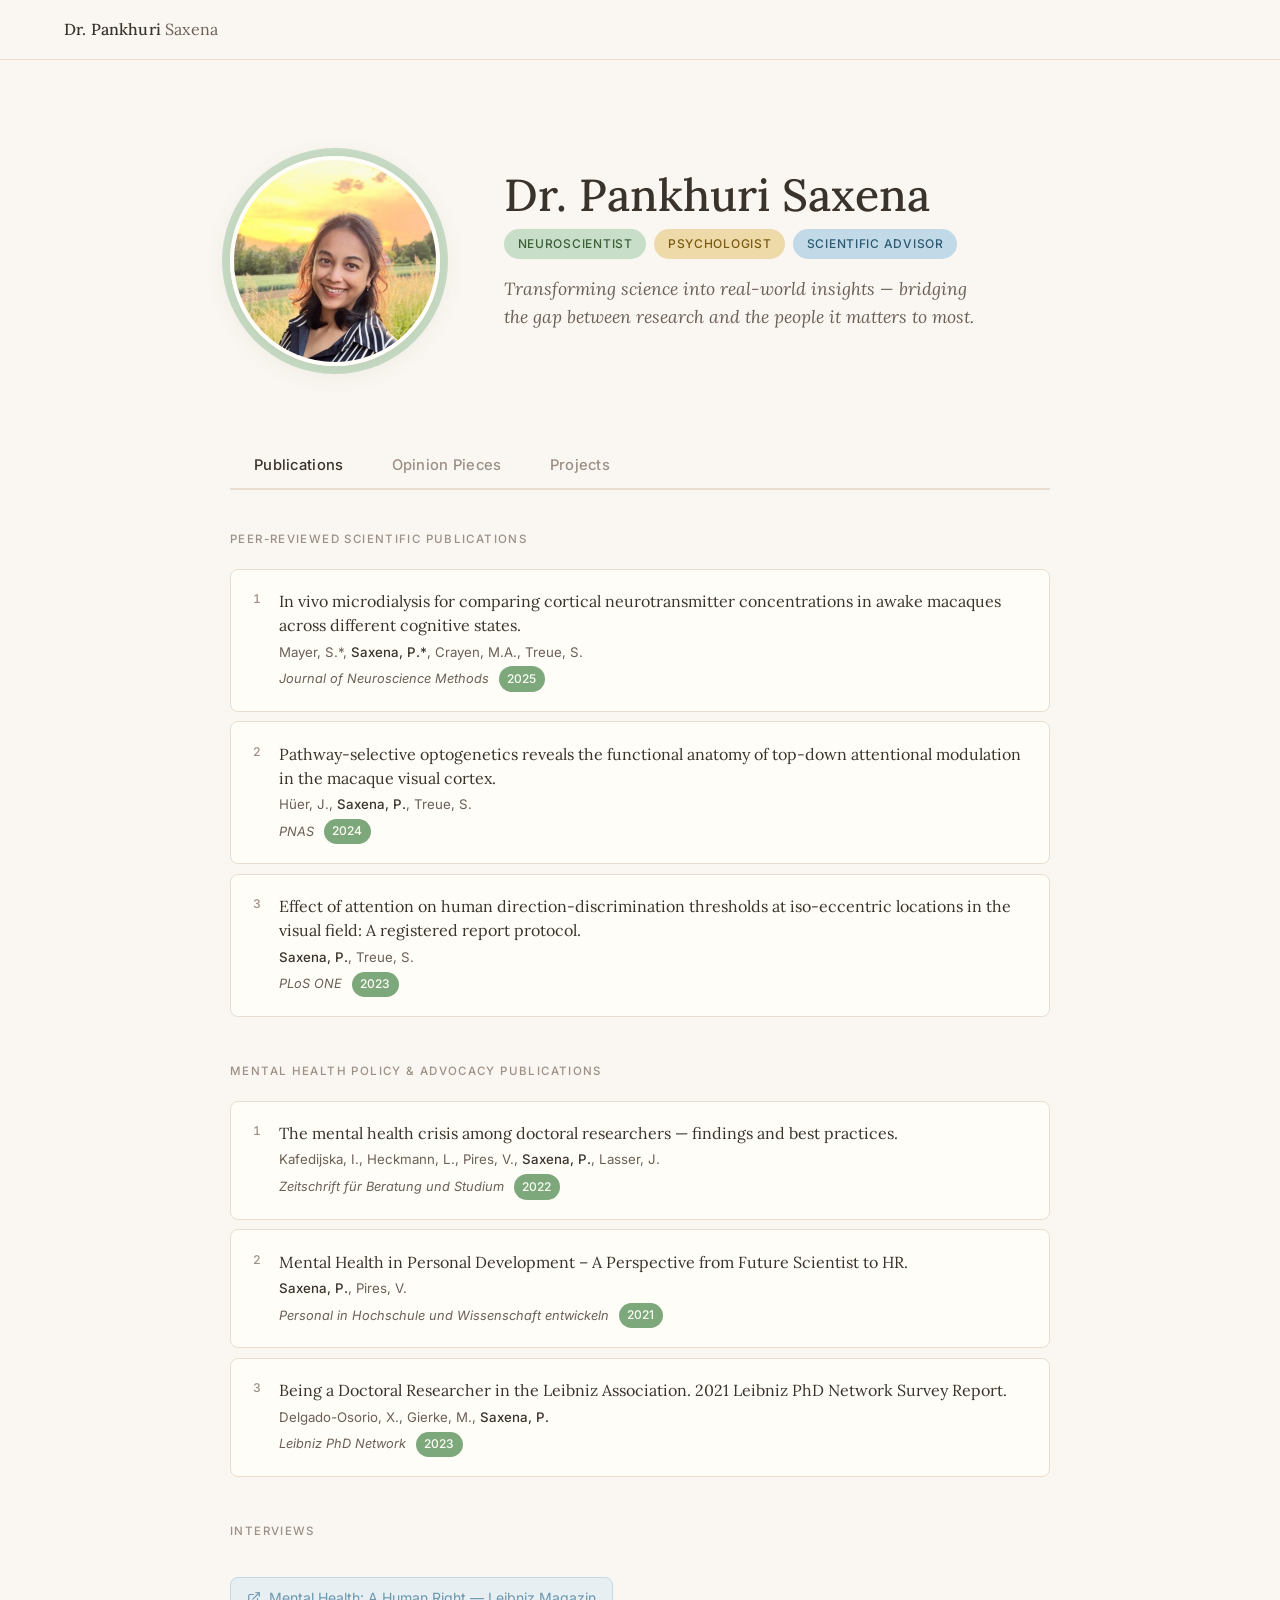
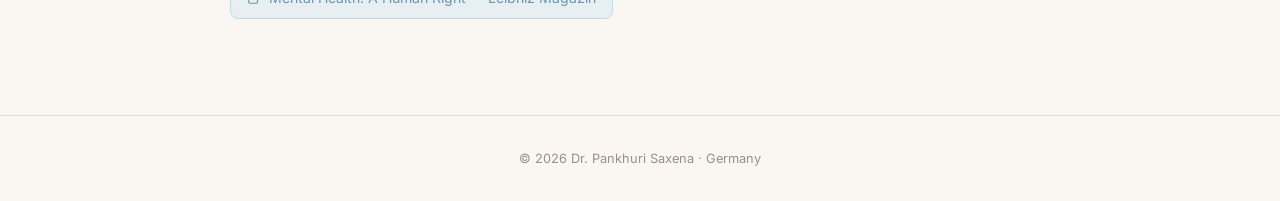
<file: index.html>
<!DOCTYPE html>
<html lang="en">
<head>
  <meta charset="UTF-8" />
  <meta name="viewport" content="width=device-width, initial-scale=1.0" />
  <title>Dr. Pankhuri Saxena</title>
  <link rel="preconnect" href="https://fonts.googleapis.com" />
  <link rel="preconnect" href="https://fonts.gstatic.com" crossorigin />
  <link href="https://fonts.googleapis.com/css2?family=Lora:ital,wght@0,400;0,500;0,600;1,400;1,500&family=Inter:wght@300;400;500&display=swap" rel="stylesheet" />
  <link rel="stylesheet" href="css/style.css" />
  <!-- Opinion pieces data — add new articles in opinion-pieces/data.js -->
  <script src="opinion-pieces/data.js"></script>
</head>
<body>

<!-- ── Navigation ─────────────────────────────────────────────────────────── -->
<nav>
  <span class="nav-brand">Dr. Pankhuri <span>Saxena</span></span>
</nav>

<!-- ── Hero ───────────────────────────────────────────────────────────────── -->
<section class="hero">
  <div>
    <img class="hero-photo" src="psaxena.jpeg" alt="Dr. Pankhuri Saxena" />
  </div>
  <div class="hero-text">
    <h1 class="hero-name">Dr. Pankhuri Saxena</h1>
    <div class="hero-pills">
      <span class="pill pill-green">Neuroscientist</span>
      <span class="pill pill-yellow">Psychologist</span>
      <span class="pill pill-blue">Scientific Advisor</span>
    </div>
    <p class="hero-tagline">Transforming science into real-world insights — bridging the gap between research and the people it matters to most.</p>
  </div>
</section>

<!-- ── Tabs ────────────────────────────────────────────────────────────────── -->
<section class="tabs-section">
  <div class="tab-bar" role="tablist">
    <button class="tab-btn active" role="tab" aria-selected="true"  data-tab="publications">Publications</button>
    <button class="tab-btn"        role="tab" aria-selected="false" data-tab="opinion">Opinion Pieces</button>
    <button class="tab-btn"        role="tab" aria-selected="false" data-tab="projects">Projects</button>
  </div>

  <!-- ══════════════════════════════════════════════════════════════════════
       PUBLICATIONS
       To add a new publication: copy a <div class="pub-card"> block below
       and paste it at the top of the relevant .pub-list.
  ════════════════════════════════════════════════════════════════════════ -->
  <div class="tab-panel active" id="tab-publications" role="tabpanel">

    <div class="pub-group">
      <p class="section-label">Peer-Reviewed Scientific Publications</p>
      <div class="pub-list">

        <div class="pub-card">
          <span class="pub-number">1</span>
          <div class="pub-content">
            <p class="pub-title">In vivo microdialysis for comparing cortical neurotransmitter concentrations in awake macaques across different cognitive states.</p>
            <p class="pub-authors">Mayer, S.*, <strong>Saxena, P.*</strong>, Crayen, M.A., Treue, S.</p>
            <div class="pub-meta">
              <span class="pub-journal">Journal of Neuroscience Methods</span>
              <span class="pub-year">2025</span>
            </div>
          </div>
        </div>

        <div class="pub-card">
          <span class="pub-number">2</span>
          <div class="pub-content">
            <p class="pub-title">Pathway-selective optogenetics reveals the functional anatomy of top-down attentional modulation in the macaque visual cortex.</p>
            <p class="pub-authors">Hüer, J., <strong>Saxena, P.</strong>, Treue, S.</p>
            <div class="pub-meta">
              <span class="pub-journal">PNAS</span>
              <span class="pub-year">2024</span>
            </div>
          </div>
        </div>

        <div class="pub-card">
          <span class="pub-number">3</span>
          <div class="pub-content">
            <p class="pub-title">Effect of attention on human direction-discrimination thresholds at iso-eccentric locations in the visual field: A registered report protocol.</p>
            <p class="pub-authors"><strong>Saxena, P.</strong>, Treue, S.</p>
            <div class="pub-meta">
              <span class="pub-journal">PLoS ONE</span>
              <span class="pub-year">2023</span>
            </div>
          </div>
        </div>

      </div>
    </div>

    <div class="pub-group">
      <p class="section-label">Mental Health Policy &amp; Advocacy Publications</p>
      <div class="pub-list">

        <div class="pub-card">
          <span class="pub-number">1</span>
          <div class="pub-content">
            <p class="pub-title">The mental health crisis among doctoral researchers — findings and best practices.</p>
            <p class="pub-authors">Kafedijska, I., Heckmann, L., Pires, V., <strong>Saxena, P.</strong>, Lasser, J.</p>
            <div class="pub-meta">
              <span class="pub-journal">Zeitschrift für Beratung und Studium</span>
              <span class="pub-year">2022</span>
            </div>
          </div>
        </div>

        <div class="pub-card">
          <span class="pub-number">2</span>
          <div class="pub-content">
            <p class="pub-title">Mental Health in Personal Development – A Perspective from Future Scientist to HR.</p>
            <p class="pub-authors"><strong>Saxena, P.</strong>, Pires, V.</p>
            <div class="pub-meta">
              <span class="pub-journal">Personal in Hochschule und Wissenschaft entwickeln</span>
              <span class="pub-year">2021</span>
            </div>
          </div>
        </div>

        <div class="pub-card">
          <span class="pub-number">3</span>
          <div class="pub-content">
            <p class="pub-title">Being a Doctoral Researcher in the Leibniz Association. 2021 Leibniz PhD Network Survey Report.</p>
            <p class="pub-authors">Delgado-Osorio, X., Gierke, M., <strong>Saxena, P.</strong></p>
            <div class="pub-meta">
              <span class="pub-journal">Leibniz PhD Network</span>
              <span class="pub-year">2023</span>
            </div>
          </div>
        </div>

      </div>
    </div>

    <div class="pub-group">
      <p class="section-label">Interviews</p>
      <a class="interview-link" href="https://www.leibniz-magazin.de/alle-artikel/magazindetail/newsdetails/mental-health-a-human-right" target="_blank" rel="noopener">
        <svg viewBox="0 0 24 24"><path d="M18 13v6a2 2 0 0 1-2 2H5a2 2 0 0 1-2-2V8a2 2 0 0 1 2-2h6"/><polyline points="15 3 21 3 21 9"/><line x1="10" y1="14" x2="21" y2="3"/></svg>
        Mental Health: A Human Right — Leibniz Magazin
      </a>
    </div>

  </div>

  <!-- ══════════════════════════════════════════════════════════════════════
       OPINION PIECES
       Articles are loaded from opinion-pieces/data.js — edit that file
       to add, edit, or remove pieces. No changes needed here.
  ════════════════════════════════════════════════════════════════════════ -->
  <div class="tab-panel" id="tab-opinion" role="tabpanel">
    <div class="opinion-list" id="opinion-list">
      <!-- populated by js/main.js from opinion-pieces/data.js -->
    </div>
  </div>

  <!-- ══════════════════════════════════════════════════════════════════════
       PROJECTS
       Each project is a .project-card block. The mealplanner is embedded
       via iframe pointing to projects/mealplanner.html.
       Set the Cloudflare Worker URL inside that file when ready.
  ════════════════════════════════════════════════════════════════════════ -->
  <div class="tab-panel" id="tab-projects" role="tabpanel">

    <div class="project-card">
      <div class="project-info">
        <div>
          <span class="pill pill-blue" style="font-size:.7rem;margin-bottom:.5rem;display:inline-block">Tool · Medical Affairs</span>
          <h3 class="project-name">🧠 MedAffairs Monitor</h3>
          <p class="project-desc">A weekly AI-powered literature briefing for medical affairs professionals in neurology and psychiatry. Scans regulatory decisions, HTA outcomes, peer-reviewed journals, and industry news — synthesised into a two-page report with strategic implications.</p>
        </div>
      </div>
      <div class="project-frame-wrap">
        <iframe
          src="projects/medaffairs-monitor.html"
          title="MedAffairs Monitor"
          sandbox="allow-scripts allow-same-origin allow-forms"
          loading="lazy"
        ></iframe>
      </div>
    </div>

     <div class="project-card">
      <div class="project-info">
        <div>
          <span class="pill pill-green" style="font-size:.7rem;margin-bottom:.5rem;display:inline-block">App · Nutrition</span>
          <h3 class="project-name">🌿 What shall we cook today?</h3>
          <p class="project-desc">A daily meal planning companion that suggests healthy, high-fibre, plant-protein-rich meals based on the season, current weather, and personal recipes. Includes a custom recipe builder and kitchen conversion tools.</p>
        </div>
      </div>
      <div class="project-frame-wrap">
        <iframe
          src="projects/mealplanner.html"
          title="Meal Planner App"
          sandbox="allow-scripts allow-same-origin allow-forms"
          loading="lazy"
        ></iframe>
      </div>
    </div>

  </div>

   

    

</section>

<!-- ── Footer ─────────────────────────────────────────────────────────────── -->
<footer>
  &copy; 2026 Dr. Pankhuri Saxena &middot; Germany
</footer>

<script src="js/main.js"></script>
</body>
</html>
</file>
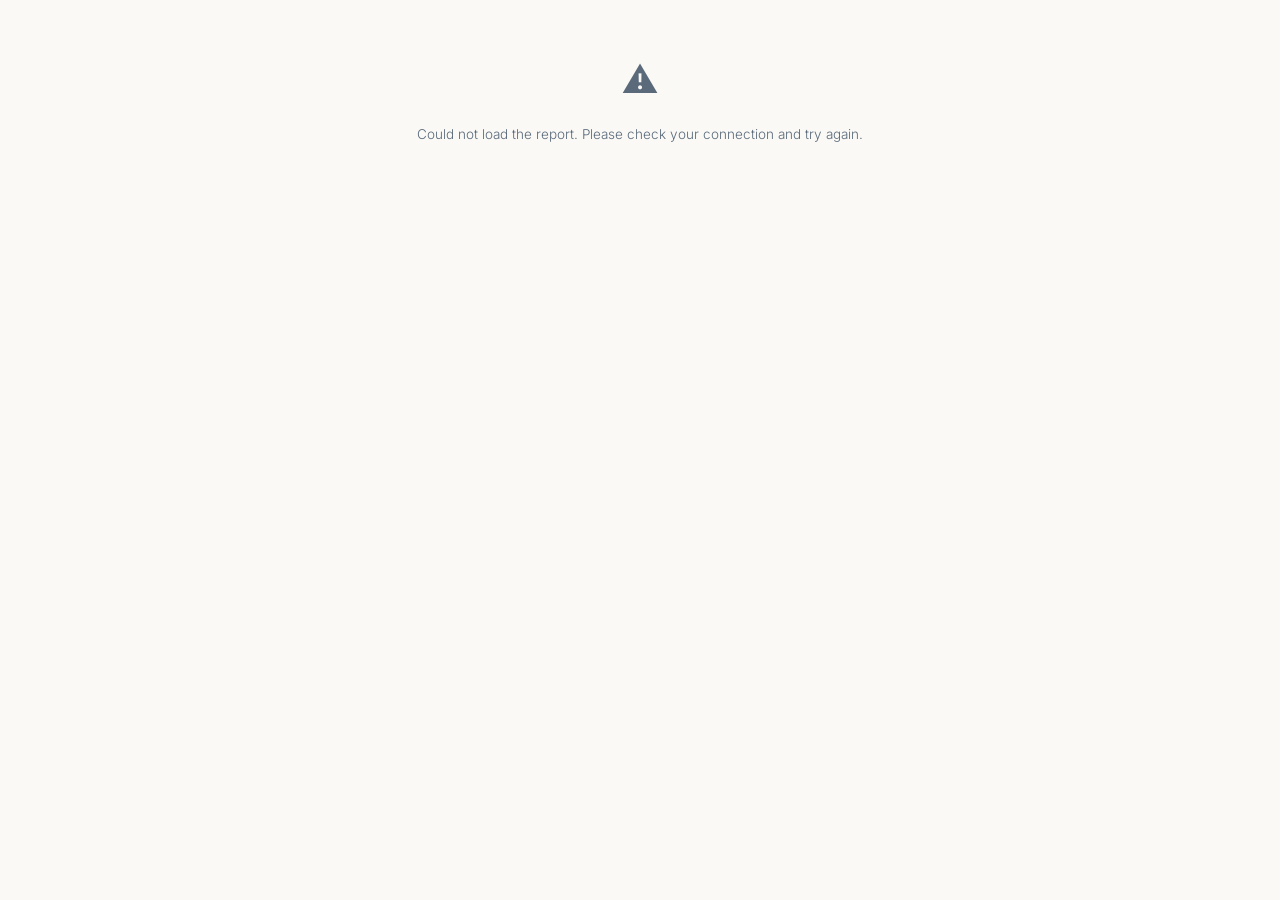
<file: projects/medaffairs-monitor.html>
<!DOCTYPE html>
<html lang="en">
<head>
  <meta charset="UTF-8" />
  <meta name="viewport" content="width=device-width, initial-scale=1.0" />
  <title>MedAffairs Monitor — Neurology & Psychiatry Intelligence</title>
  <link rel="preconnect" href="https://fonts.googleapis.com" />
  <link href="https://fonts.googleapis.com/css2?family=Lora:ital,wght@0,400;0,500;0,600;1,400;1,500&family=Inter:wght@300;400;500&family=JetBrains+Mono:wght@400;500&display=swap" rel="stylesheet" />
  <style>
    /* ── Reset & base ── */
    *, *::before, *::after { box-sizing: border-box; margin: 0; padding: 0; }
    :root {
      --navy:   #0d3b66;
      --teal:   #1a6b8a;
      --gold:   #c8962a;
      --light:  #f4f7fb;
      --text:   #1e2a3a;
      --muted:  #5a6a7a;
      --border: #d0dce8;
      --cream:  #faf9f6;
    }
    html { scroll-behavior: smooth; }
    body {
      font-family: 'Inter', system-ui, sans-serif;
      font-size: 14px;
      font-weight: 300;
      line-height: 1.7;
      color: var(--text);
      background: var(--cream);
      padding: 0;
    }

    /* ── Layout wrapper ── */
    .wrap { max-width: 760px; margin: 0 auto; padding: 0 24px 64px; }

    /* ── Masthead ── */
    .masthead {
      border-bottom: 3px solid var(--navy);
      padding: 36px 0 18px;
      margin-bottom: 28px;
      display: flex;
      justify-content: space-between;
      align-items: flex-end;
      gap: 16px;
      flex-wrap: wrap;
    }
    .masthead-eyebrow {
      font-family: 'JetBrains Mono', monospace;
      font-size: 10px;
      letter-spacing: 0.14em;
      text-transform: uppercase;
      color: var(--teal);
      margin-bottom: 5px;
    }
    .masthead-title {
      font-family: 'Lora', Georgia, serif;
      font-size: 26px;
      font-weight: 600;
      color: var(--navy);
      line-height: 1.2;
    }
    .masthead-right {
      text-align: right;
      font-size: 11.5px;
      color: var(--muted);
      line-height: 1.65;
    }
    .issue-badge {
      display: inline-block;
      background: var(--navy);
      color: #fff;
      font-family: 'JetBrains Mono', monospace;
      font-size: 9px;
      letter-spacing: 0.09em;
      padding: 3px 9px;
      border-radius: 3px;
      margin-bottom: 6px;
    }

    /* ── Stats bar ── */
    .stats-bar {
      background: var(--light);
      border-radius: 8px;
      padding: 14px 20px;
      display: flex;
      gap: 28px;
      margin-bottom: 36px;
      flex-wrap: wrap;
    }
    .stat-n {
      font-family: 'Lora', serif;
      font-size: 24px;
      font-weight: 600;
      color: var(--navy);
      line-height: 1;
    }
    .stat-l {
      font-family: 'JetBrains Mono', monospace;
      font-size: 9.5px;
      letter-spacing: 0.08em;
      text-transform: uppercase;
      color: var(--muted);
      margin-top: 2px;
    }

    /* ── Section headers ── */
    h2 {
      font-family: 'Lora', Georgia, serif;
      font-size: 18px;
      font-weight: 600;
      color: var(--navy);
      margin: 36px 0 14px;
      padding-bottom: 7px;
      border-bottom: 1px solid var(--border);
      display: flex;
      align-items: center;
      gap: 8px;
    }

    /* ── Synthesis box ── */
    .synthesis-box {
      background: var(--light);
      border-left: 4px solid var(--teal);
      border-radius: 0 7px 7px 0;
      padding: 16px 20px;
      font-size: 14px;
      line-height: 1.78;
      margin-bottom: 10px;
    }

    /* ── So what box ── */
    .so-what-box {
      background: #fff8ec;
      border-left: 4px solid var(--gold);
      border-radius: 0 7px 7px 0;
      padding: 16px 20px;
      margin-bottom: 36px;
    }
    .so-what-label {
      font-family: 'JetBrains Mono', monospace;
      font-size: 10px;
      letter-spacing: 0.1em;
      text-transform: uppercase;
      color: var(--gold);
      margin-bottom: 7px;
      font-weight: 500;
    }
    .so-what-box p { font-size: 14px; line-height: 1.78; }

    /* ── Article cards ── */
    .category-group { margin-bottom: 28px; }
    .category-label {
      font-family: 'JetBrains Mono', monospace;
      font-size: 10px;
      letter-spacing: 0.1em;
      text-transform: uppercase;
      color: var(--muted);
      padding-bottom: 5px;
      margin-bottom: 12px;
      border-bottom: 1px dashed var(--border);
    }

    .article-card {
      border: 1px solid var(--border);
      border-radius: 7px;
      padding: 15px 17px;
      margin-bottom: 12px;
      background: #fff;
      transition: box-shadow 0.2s;
    }
    .article-card:hover { box-shadow: 0 2px 10px rgba(13,59,102,0.07); }

    .article-meta {
      display: flex;
      align-items: center;
      gap: 8px;
      margin-bottom: 7px;
      flex-wrap: wrap;
    }
    .cat-badge {
      font-family: 'JetBrains Mono', monospace;
      font-size: 9px;
      letter-spacing: 0.07em;
      text-transform: uppercase;
      padding: 2px 7px;
      border-radius: 2px;
      background: var(--navy);
      color: #fff;
    }
    .cat-badge.news        { background: #2d7a4f; }
    .cat-badge.hta         { background: #2d4f7a; }
    .cat-badge.regulatory  { background: #7a2d5a; }
    .cat-badge.pharma      { background: #7a5a2d; }

    .art-source {
      font-size: 11.5px;
      color: var(--muted);
      font-style: italic;
    }
    .art-date {
      font-family: 'JetBrains Mono', monospace;
      font-size: 10px;
      color: var(--muted);
      margin-left: auto;
    }
    .art-headline {
      font-family: 'Lora', Georgia, serif;
      font-size: 14.5px;
      font-weight: 500;
      color: var(--navy);
      margin-bottom: 5px;
      line-height: 1.45;
    }
    .art-headline a { color: inherit; text-decoration: none; }
    .art-headline a:hover { text-decoration: underline; color: var(--teal); }
    .art-summary  { font-size: 13px; color: var(--text); line-height: 1.65; margin-bottom: 7px; }
    .art-relevance { font-size: 12px; color: var(--teal); font-style: italic; margin-bottom: 8px; }
    .art-tags { display: flex; gap: 5px; flex-wrap: wrap; }
    .tag {
      font-family: 'JetBrains Mono', monospace;
      font-size: 9.5px;
      background: var(--light);
      color: var(--teal);
      padding: 2px 7px;
      border-radius: 10px;
    }

    /* ── Q&A section ── */
    .qa-section {
      background: var(--navy);
      border-radius: 10px;
      padding: 24px;
      margin-top: 40px;
      color: #fff;
    }
    .qa-eyebrow {
      font-family: 'JetBrains Mono', monospace;
      font-size: 10px;
      letter-spacing: 0.13em;
      text-transform: uppercase;
      color: rgba(255,255,255,0.4);
      margin-bottom: 6px;
    }
    .qa-title {
      font-family: 'Lora', serif;
      font-size: 18px;
      font-weight: 600;
      color: #fff;
      margin-bottom: 6px;
    }
    .qa-desc {
      font-size: 13px;
      color: rgba(255,255,255,0.55);
      margin-bottom: 18px;
      line-height: 1.65;
    }
    .qa-row { display: flex; gap: 10px; margin-bottom: 10px; flex-wrap: wrap; }
    .qa-input {
      background: rgba(255,255,255,0.09);
      border: 1px solid rgba(255,255,255,0.18);
      border-radius: 5px;
      color: #fff;
      font-family: 'Inter', sans-serif;
      font-size: 13.5px;
      padding: 10px 14px;
      outline: none;
      transition: border-color 0.2s;
    }
    .qa-input::placeholder { color: rgba(255,255,255,0.3); }
    .qa-input:focus { border-color: rgba(255,255,255,0.5); }
    .qa-email  { width: 210px; }
    .qa-question { flex: 1; min-width: 180px; }
    .qa-btn {
      background: var(--teal);
      color: #fff;
      border: none;
      padding: 10px 20px;
      border-radius: 5px;
      font-size: 13.5px;
      font-weight: 500;
      font-family: 'Inter', sans-serif;
      cursor: pointer;
      transition: background 0.2s;
      white-space: nowrap;
    }
    .qa-btn:hover    { background: #0e8a9f; }
    .qa-btn:disabled { opacity: 0.5; cursor: not-allowed; }
    #qa-answer {
      margin-top: 14px;
      padding: 14px 16px;
      background: rgba(255,255,255,0.07);
      border-left: 3px solid var(--teal);
      border-radius: 0 5px 5px 0;
      font-size: 13.5px;
      line-height: 1.7;
      color: rgba(255,255,255,0.85);
      display: none;
    }
    .qa-note {
      font-family: 'JetBrains Mono', monospace;
      font-size: 10px;
      color: rgba(255,255,255,0.3);
      margin-top: 12px;
    }

    /* ── Loading / error states ── */
    .loading-state {
      text-align: center;
      padding: 60px 0;
      color: var(--muted);
    }
    .spinner {
      width: 28px; height: 28px;
      border: 3px solid var(--border);
      border-top-color: var(--teal);
      border-radius: 50%;
      animation: spin 0.8s linear infinite;
      margin: 0 auto 14px;
    }
    @keyframes spin { to { transform: rotate(360deg); } }
    .loading-state p { font-style: italic; font-size: 13px; }

    .error-state {
      text-align: center;
      padding: 50px 0;
      color: var(--muted);
    }
    .error-state .icon { font-size: 36px; margin-bottom: 12px; }
    .error-state p { font-size: 13.5px; line-height: 1.7; }

    /* ── Footer ── */
    .report-footer {
      margin-top: 48px;
      padding-top: 16px;
      border-top: 1px solid var(--border);
      font-size: 11.5px;
      color: var(--muted);
      display: flex;
      justify-content: space-between;
      flex-wrap: wrap;
      gap: 8px;
    }

    /* ── Back link (when used standalone) ── */
    .back-link {
      display: inline-flex;
      align-items: center;
      gap: 6px;
      font-size: 12.5px;
      color: var(--teal);
      text-decoration: none;
      padding: 20px 0 0;
      font-family: 'Inter', sans-serif;
    }
    .back-link:hover { text-decoration: underline; }
  </style>
</head>
<body>
<div class="wrap">

  

  <!-- Report is rendered here by JS -->
  <div id="report-container">
    <div class="loading-state">
      <div class="spinner"></div>
      <p>Loading this week's report…</p>
    </div>
  </div>

</div>

<script>
// =====================================================================
// ⚙️  CONFIGURATION — paste your Cloudflare Worker URL here
// =====================================================================
const WORKER_URL = "https://medaffairs-monitor.pankhuris.workers.dev";
// =====================================================================

// Category → CSS class mapping
function catClass(cat) {
  if (["Regulatory"].includes(cat))   return "regulatory";
  if (["HTA"].includes(cat))          return "hta";
  if (["Medical News", "Neurology", "Psychiatry"].includes(cat)) return "news";
  if (["Pharma Industry"].includes(cat)) return "pharma";
  return "";
}

// Group articles by category preserving priority order
const CAT_ORDER = ["Regulatory", "HTA", "Peer-Reviewed", "Scientific Literature",
                   "Neurology", "Psychiatry", "Medical News", "Pharma Industry"];

function groupByCategory(articles) {
  const groups = {};
  for (const art of articles) {
    const cat = art.category || "Other";
    if (!groups[cat]) groups[cat] = [];
    groups[cat].push(art);
  }
  return Object.entries(groups).sort(([a], [b]) => {
    const ia = CAT_ORDER.indexOf(a);
    const ib = CAT_ORDER.indexOf(b);
    return (ia === -1 ? 99 : ia) - (ib === -1 ? 99 : ib);
  });
}

function renderArticleCard(art) {
  const tags = (art.tags || []).map(t => `<span class="tag">${t}</span>`).join("");
  return `
    <div class="article-card">
      <div class="article-meta">
        <span class="cat-badge ${catClass(art.category)}">${art.category}</span>
        <span class="art-source">${art.journal || ""}</span>
        ${art.pub_date ? `<span class="art-date">${art.pub_date}</span>` : ""}
      </div>
      <div class="art-headline">
        <a href="${art.url}" target="_blank" rel="noopener">${art.headline || art.title || ""}</a>
      </div>
      ${art.summary   ? `<div class="art-summary">${art.summary}</div>` : ""}
      ${art.relevance ? `<div class="art-relevance">🔍 ${art.relevance}</div>` : ""}
      ${tags          ? `<div class="art-tags">${tags}</div>` : ""}
    </div>`;
}

function renderReport(report) {
  const groups = groupByCategory(report.articles || []);

  const articlesHtml = groups.map(([cat, arts]) => `
    <div class="category-group">
      <div class="category-label">${cat}</div>
      ${arts.map(renderArticleCard).join("")}
    </div>`).join("");

  const genDate = report.generatedAt
    ? new Date(report.generatedAt).toLocaleDateString("en-GB", { day: "numeric", month: "long", year: "numeric" })
    : "";

  return `
    <!-- MASTHEAD -->
    <div class="masthead">
      <div>
        <div class="masthead-eyebrow">Medical Affairs Intelligence</div>
        <div class="masthead-title">MedAffairs Monitor</div>
      </div>
      <div class="masthead-right">
        <div class="issue-badge">ISSUE ${report.issueNumber || "—"}</div><br>
        Week of ${report.weekLabel || ""}<br>
        Neurology · Psychiatry · CNS
      </div>
    </div>

    <!-- STATS -->
    <div class="stats-bar">
      <div><div class="stat-n">${report.stats?.total || 0}</div><div class="stat-l">Articles reviewed</div></div>
      <div><div class="stat-n">${report.stats?.peerReviewed || 0}</div><div class="stat-l">Peer-reviewed</div></div>
      <div><div class="stat-n">${report.stats?.regulatory || 0}</div><div class="stat-l">Regulatory / HTA</div></div>
      <div><div class="stat-n">${report.stats?.news || 0}</div><div class="stat-l">Industry news</div></div>
    </div>

    <!-- SYNTHESIS -->
    <h2>📊 Weekly Synthesis</h2>
    <div class="synthesis-box">${report.synthesis || ""}</div>

    <!-- SO WHAT -->
    <div class="so-what-box">
      <div class="so-what-label">⚡ So What? Strategic Implications</div>
      <p>${report.soWhat || ""}</p>
    </div>

    <!-- ARTICLES -->
    <h2>📄 This Week's Key Publications</h2>
    ${articlesHtml}

    <!-- Q&A -->
    <div class="qa-section">
      <div class="qa-eyebrow">Premium feature</div>
      <div class="qa-title">Ask about this week's report</div>
      <p class="qa-desc">Authorised users can ask questions about the articles and receive AI-powered answers.</p>
      <div class="qa-row">
        <input id="qa-email" class="qa-input qa-email" type="email" placeholder="your@email.com">
      </div>
      <div class="qa-row">
        <input id="qa-question" class="qa-input qa-question" type="text" placeholder="e.g. What were the key EMA decisions this week?">
        <button class="qa-btn" id="qa-submit" onclick="askQuestion()">Ask →</button>
      </div>
      <div id="qa-answer"></div>
      <div class="qa-note">Premium access only · Contact us to request access</div>
    </div>

    <!-- FOOTER -->
    <div class="report-footer">
      <span>Generated ${genDate} · Powered by Claude AI</span>
      <span>MedAffairs Monitor — Neurology &amp; Psychiatry</span>
    </div>`;
}

// Load report from Worker
async function loadReport() {
  const container = document.getElementById("report-container");
  try {
    const resp = await fetch(`${WORKER_URL}/api/report`);
    if (!resp.ok) {
      const data = await resp.json();
      container.innerHTML = `
        <div class="error-state">
          <div class="icon">📭</div>
          <p>${data.error || "No report available yet."}<br>
          The first report will be generated on the next scheduled Friday run.</p>
        </div>`;
      return;
    }
    const report = await resp.json();
    container.innerHTML = renderReport(report);
  } catch (e) {
    container.innerHTML = `
      <div class="error-state">
        <div class="icon">⚠️</div>
        <p>Could not load the report. Please check your connection and try again.</p>
      </div>`;
  }
}

// Q&A
async function askQuestion() {
  const email    = document.getElementById("qa-email").value.trim();
  const question = document.getElementById("qa-question").value.trim();
  const answerEl = document.getElementById("qa-answer");
  const btn      = document.getElementById("qa-submit");

  if (!email || !question) {
    answerEl.style.display = "block";
    answerEl.textContent   = "Please enter your email and a question.";
    return;
  }

  btn.disabled          = true;
  answerEl.style.display = "block";
  answerEl.textContent   = "Thinking…";

  try {
    const resp = await fetch(`${WORKER_URL}/api/ask`, {
      method:  "POST",
      headers: { "Content-Type": "application/json" },
      body:    JSON.stringify({ email, question }),
    });
    const data = await resp.json();
    answerEl.textContent = data.ok ? data.answer : `⚠️ ${data.error || "Unable to answer."}`;
  } catch {
    answerEl.textContent = "⚠️ Request failed. Please try again.";
  } finally {
    btn.disabled = false;
  }
}

document.addEventListener("keydown", e => {
  if (e.key === "Enter" && document.activeElement?.id === "qa-question") askQuestion();
});

loadReport();
</script>
</body>
</html>
</file>
<file: css/style.css>
/* ── Reset & Base ─────────────────────────────────────────────────────────── */
*, *::before, *::after { box-sizing: border-box; margin: 0; padding: 0; }

:root {
  --bg:         #FAF7F2;
  --bg-alt:     #F3EDE3;
  --card:       #FFFDF8;
  --border:     #E8DDD0;

  --green:      #7DA87B;
  --green-soft: #C9DEC8;
  --yellow:     #C8A55E;
  --yellow-soft:#EED9A8;
  --blue:       #6B97B0;
  --blue-soft:  #C2D9E8;

  --text:       #3A332C;
  --text-mid:   #6B5F56;
  --text-light: #9C8F85;

  --radius:     12px;
  --radius-sm:  8px;
  --shadow:     0 2px 16px rgba(90,70,50,.07);
  --shadow-md:  0 4px 28px rgba(90,70,50,.11);

  --serif: 'Lora', Georgia, serif;
  --sans:  'Inter', system-ui, sans-serif;
}

html { scroll-behavior: smooth; }

body {
  font-family: var(--sans);
  background: var(--bg);
  color: var(--text);
  line-height: 1.7;
  min-height: 100vh;
}

/* ── Nav ──────────────────────────────────────────────────────────────────── */
nav {
  position: sticky;
  top: 0;
  z-index: 100;
  background: rgba(250,247,242,.92);
  backdrop-filter: blur(12px);
  border-bottom: 1px solid var(--border);
  padding: 0 clamp(1rem, 5vw, 4rem);
  display: flex;
  align-items: center;
  height: 60px;
}

.nav-brand {
  font-family: var(--serif);
  font-size: 1rem;
  font-weight: 500;
  color: var(--text);
  letter-spacing: .01em;
  white-space: nowrap;
}
.nav-brand span { color: var(--text-mid); font-weight: 400; }

/* ── Hero ─────────────────────────────────────────────────────────────────── */
.hero {
  max-width: 900px;
  margin: 0 auto;
  padding: clamp(3rem, 8vw, 6rem) clamp(1.5rem, 5vw, 2.5rem) clamp(2.5rem, 6vw, 5rem);
  display: grid;
  grid-template-columns: auto 1fr;
  gap: clamp(2rem, 5vw, 4rem);
  align-items: center;
}

.hero-photo {
  width: clamp(150px, 22vw, 210px);
  height: clamp(150px, 22vw, 210px);
  border-radius: 50%;
  object-fit: cover;
  object-position: center top;
  border: 4px solid var(--card);
  box-shadow: var(--shadow-md), 0 0 0 8px var(--green-soft);
  display: block;
}

.hero-name {
  font-family: var(--serif);
  font-size: clamp(1.9rem, 4.5vw, 2.8rem);
  font-weight: 500;
  line-height: 1.2;
  color: var(--text);
  margin-bottom: .45rem;
}

.hero-pills {
  display: flex;
  flex-wrap: wrap;
  gap: .5rem;
  margin-bottom: 1rem;
}

.pill {
  font-size: .75rem;
  font-weight: 500;
  letter-spacing: .06em;
  text-transform: uppercase;
  padding: .3rem .85rem;
  border-radius: 100px;
}
.pill-green  { background: var(--green-soft);  color: #3a6038; }
.pill-yellow { background: var(--yellow-soft); color: #7a5a10; }
.pill-blue   { background: var(--blue-soft);   color: #2a5a72; }

.hero-tagline {
  font-family: var(--serif);
  font-style: italic;
  font-size: clamp(.95rem, 2vw, 1.1rem);
  color: var(--text-mid);
  margin-bottom: 1.4rem;
  max-width: 480px;
  line-height: 1.6;
}

.hero-contact {
  display: flex;
  flex-wrap: wrap;
  gap: .9rem;
}
.hero-contact a,
.hero-contact span {
  font-size: .88rem;
  color: var(--text-mid);
  display: flex;
  align-items: center;
  gap: .4rem;
  text-decoration: none;
  transition: color .2s;
}
.hero-contact a:hover { color: var(--blue); }
.hero-contact svg {
  width: 15px; height: 15px;
  stroke: currentColor; fill: none;
  stroke-width: 2; stroke-linecap: round; stroke-linejoin: round;
  flex-shrink: 0; opacity: .75;
}

/* ── Tabs ─────────────────────────────────────────────────────────────────── */
.tabs-section {
  max-width: 900px;
  margin: 0 auto;
  padding: 0 clamp(1.5rem, 5vw, 2.5rem) clamp(3rem, 8vw, 6rem);
}

.tab-bar {
  display: flex;
  border-bottom: 2px solid var(--border);
  margin-bottom: 2.5rem;
  overflow-x: auto;
  -webkit-overflow-scrolling: touch;
}

.tab-btn {
  font-family: var(--sans);
  font-size: .92rem;
  font-weight: 500;
  letter-spacing: .02em;
  color: var(--text-light);
  background: none;
  border: none;
  padding: .85rem 1.5rem;
  cursor: pointer;
  border-bottom: 2px solid transparent;
  margin-bottom: -2px;
  white-space: nowrap;
  transition: color .2s, border-color .2s;
}
.tab-btn:hover  { color: var(--text-mid); }
.tab-btn.active { color: var(--text); border-bottom-color: var(--green); }

.tab-panel { display: none; }
.tab-panel.active { display: block; animation: fadeUp .3s ease; }

@keyframes fadeUp {
  from { opacity: 0; transform: translateY(10px); }
  to   { opacity: 1; transform: translateY(0); }
}

/* ── Section label ────────────────────────────────────────────────────────── */
.section-label {
  font-family: var(--sans);
  font-size: .72rem;
  font-weight: 500;
  letter-spacing: .12em;
  text-transform: uppercase;
  color: var(--text-light);
  margin-bottom: 1.2rem;
}

/* ── Publication cards ────────────────────────────────────────────────────── */
.pub-group { margin-bottom: 2.8rem; }
.pub-group:last-child { margin-bottom: 0; }

.pub-card {
  background: var(--card);
  border: 1px solid var(--border);
  border-radius: var(--radius-sm);
  padding: 1.2rem 1.4rem;
  position: relative;
  transition: box-shadow .2s, border-color .2s;
}
.pub-card:hover { box-shadow: var(--shadow); border-color: #D8CFBF; }
.pub-card + .pub-card { margin-top: .6rem; }

.pub-number {
  position: absolute;
  top: 1.2rem; left: 1.4rem;
  font-size: .75rem;
  font-weight: 500;
  color: var(--text-light);
  font-variant-numeric: tabular-nums;
}
.pub-content { padding-left: 1.6rem; }

.pub-title {
  font-family: var(--serif);
  font-size: 1rem;
  font-weight: 400;
  color: var(--text);
  line-height: 1.5;
  margin-bottom: .35rem;
}
.pub-authors {
  font-size: .83rem;
  color: var(--text-mid);
  margin-bottom: .25rem;
  line-height: 1.5;
}
.pub-authors strong { color: var(--text); font-weight: 500; }

.pub-meta { display: flex; align-items: center; gap: .6rem; flex-wrap: wrap; }
.pub-journal { font-size: .8rem; font-style: italic; color: var(--text-mid); }
.pub-year {
  font-size: .75rem;
  font-weight: 500;
  color: var(--card);
  background: var(--green);
  padding: .15rem .55rem;
  border-radius: 100px;
}

.interview-link {
  display: inline-flex;
  align-items: center;
  gap: .5rem;
  margin-top: 1rem;
  font-size: .88rem;
  color: var(--blue);
  text-decoration: none;
  border: 1px solid var(--blue-soft);
  background: color-mix(in srgb, var(--blue-soft) 40%, var(--card));
  padding: .5rem 1rem;
  border-radius: var(--radius-sm);
  transition: background .2s, border-color .2s;
}
.interview-link:hover { background: var(--blue-soft); border-color: var(--blue); }
.interview-link svg {
  width: 14px; height: 14px;
  stroke: currentColor; fill: none;
  stroke-width: 2; stroke-linecap: round; stroke-linejoin: round;
}

/* ── Opinion pieces ───────────────────────────────────────────────────────── */
.opinion-list { display: flex; flex-direction: column; gap: 1rem; }

.opinion-card {
  background: var(--card);
  border: 1px solid var(--border);
  border-radius: var(--radius);
  overflow: hidden;
  box-shadow: var(--shadow);
}

.opinion-header {
  background: linear-gradient(135deg,
    color-mix(in srgb, var(--yellow-soft) 60%, var(--bg-alt)),
    color-mix(in srgb, var(--green-soft) 40%, var(--bg-alt)));
  padding: 1.6rem 2rem;
  border-bottom: 1px solid var(--border);
  display: flex;
  justify-content: space-between;
  align-items: flex-start;
  gap: 1.2rem;
  cursor: pointer;
  user-select: none;
}
.opinion-header:hover .opinion-toggle-btn { background: var(--bg-alt); }

.opinion-tag {
  font-size: .7rem;
  font-weight: 500;
  letter-spacing: .1em;
  text-transform: uppercase;
  color: var(--yellow);
  margin-bottom: .5rem;
}
.opinion-date {
  font-size: .8rem;
  color: var(--text-light);
  margin-top: .3rem;
  font-family: var(--sans);
}
.opinion-title {
  font-family: var(--serif);
  font-size: clamp(1.1rem, 2.5vw, 1.4rem);
  font-weight: 500;
  line-height: 1.35;
  color: var(--text);
}

.opinion-toggle-btn {
  flex-shrink: 0;
  background: none;
  border: 1px solid var(--border);
  border-radius: var(--radius-sm);
  padding: .35rem .8rem;
  font-family: var(--sans);
  font-size: .78rem;
  font-weight: 500;
  color: var(--text-mid);
  cursor: pointer;
  transition: background .2s;
  margin-top: .1rem;
  white-space: nowrap;
}

.opinion-body {
  padding: 2rem 2.2rem;
}
.opinion-body p {
  font-size: .95rem;
  color: var(--text);
  margin-bottom: 1.1em;
  line-height: 1.8;
}
.opinion-body p:last-child { margin-bottom: 0; }

.opinion-subhead {
  font-family: var(--serif);
  font-size: 1.05rem;
  font-weight: 500;
  color: var(--text);
  margin: 1.6em 0 .5em;
}

/* ── Project cards ────────────────────────────────────────────────────────── */
.project-card {
  background: var(--card);
  border: 1px solid var(--border);
  border-radius: var(--radius);
  overflow: hidden;
  box-shadow: var(--shadow);
  margin-bottom: 1.5rem;
}

.project-info {
  padding: 1.4rem 1.8rem;
  border-bottom: 1px solid var(--border);
  display: flex;
  justify-content: space-between;
  align-items: flex-start;
  gap: 1rem;
  flex-wrap: wrap;
}

.project-name {
  font-family: var(--serif);
  font-size: 1.15rem;
  font-weight: 500;
  color: var(--text);
  margin: .4rem 0 .35rem;
}

.project-desc {
  font-size: .88rem;
  color: var(--text-mid);
  line-height: 1.6;
  max-width: 480px;
}

.status-badge {
  font-size: .72rem;
  font-weight: 500;
  letter-spacing: .04em;
  padding: .3rem .75rem;
  border-radius: 100px;
  white-space: nowrap;
  align-self: flex-start;
  margin-top: .2rem;
}
.status-pending { background: var(--yellow-soft); color: #7a5a10; }

.project-frame-wrap iframe {
  display: block;
  width: 100%;
  height: 700px;
  border: none;
}

/* ── Footer ───────────────────────────────────────────────────────────────── */
footer {
  border-top: 1px solid var(--border);
  text-align: center;
  padding: 2rem 1.5rem;
  font-size: .8rem;
  color: var(--text-light);
}

/* ── Responsive ───────────────────────────────────────────────────────────── */
@media (max-width: 560px) {
  .hero { grid-template-columns: 1fr; justify-items: center; text-align: center; }
  .hero-pills, .hero-contact { justify-content: center; }
  .hero-tagline { margin-left: auto; margin-right: auto; }
  .opinion-body { padding: 1.4rem 1.2rem; }
}
</file>
